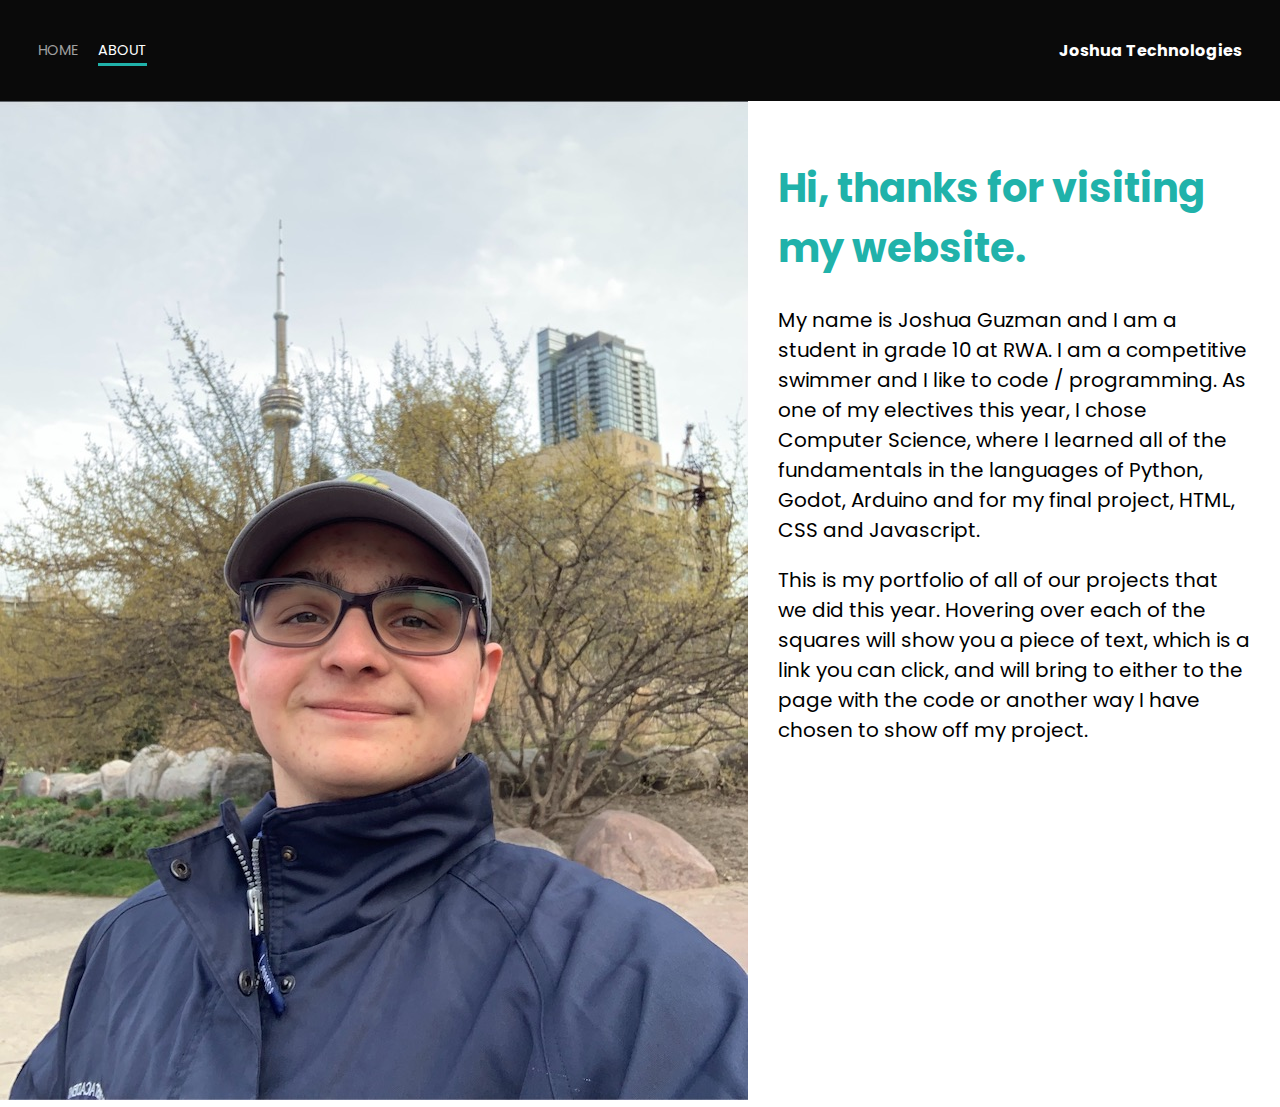
<file: about.html>
<!DOCTYPE html>
<html lang="en">

<head>
    <meta charset="UTF-8">
    <meta http-equiv="X-UA-Compatible" content="IE=edge">
    <meta name="viewport" content="width=device-width, initial-scale=1.0">
    <link rel="stylesheet" href="styles.css">
    <title>About Me</title>
</head>

<body>
    <!DOCTYPE html>
<html lang="en">
<head>
    <meta charset="UTF-8">
    <meta http-equiv="X-UA-Compatible" content="IE=edge">
    <meta name="viewport" content="width=device-width, initial-scale=1.0">
    <link rel="stylesheet" href="styles.css">
    <title>Document</title>
</head>
<body>
    <div class="container">
        <div class="nav-wrapper">
            <div class="left-side">
                <div class="nav-link-wrapper">
                    <a href="index.html">Home</a>
                </div>
                <div class="nav-link-wrapper active-nav-link">
                    <a href="about.html">About</a>
                </div>
            </div>

            <div class="right-side">
                <div class="brand">
                    <div>Joshua Technologies</div>
                </div>
            </div>
        </div>

        <div class="content-wrapper">
            <div class="two-column-wrapper">
                <div class="profile-image-wrapper">
                    <img src="images/profile.jpg" >
                </div>
                <div class="profile-content-wrapper">
                    <h1>Hi, thanks for visiting my website.</h1>
                    <p>My name is Joshua Guzman and I am a student in grade 10 at RWA. I am a competitive swimmer and I like to code / programming. As one of my electives this year, I chose Computer Science, where I learned all of the fundamentals in the languages of Python, Godot, Arduino and for my final project, HTML, CSS and Javascript.</p>
                    <p>This is my portfolio of all of our projects that we did this year. Hovering over each of the squares will show you a piece of text, which is a link you can click, and will bring to either to the page with the code or another way I have chosen to show off my project.</p>
                </div>
            </div>
        </div> 
            

    </div>

</body>
</file>
<file: styles.css>
@import url('https://fonts.googleapis.com/css2?family=Poppins:wght@300;400;500;600;700;800;900&display=swap');

:root {
    --acc-color: lightseagreen;
    /* #ff3c78 */
}

/** Master styles */
body {
    margin: 0;
    font-family: 'Poppins', sans-serif;
}

.container {
    display: grid;
    grid-template-columns: 1fr;
}

/** Nav styles */
.nav-wrapper {
    display: flex;
    justify-content: space-between;
    padding: 38px;
    background-color: #0a0a0a;
    align-items: center;
    color: white;
}

.left-side {
    display: flex;
}

.nav-wrapper > .right-side > .brand > div {
    font-weight: bold;
    pointer-events: none;
    user-select: none;
}

.nav-wrapper > .left-side > div {
    margin-right: 20px;
    font-size: 0.9em;
    text-transform: uppercase;
}

.nav-link-wrapper a {
    color: #a0a0a0;
    text-decoration: none;
    transition: 250ms;
    position: relative;
}

.nav-link-wrapper a::after {
    content: '';
    position: absolute;
    background-color: var(--acc-color);
    height: 3px;
    width: 0;
    left: 0;
    bottom: -6px;

    transition: 0.3s;
}

.nav-link-wrapper a:hover::after {
    width: 100%;
}

.nav-link-wrapper a:hover{
    color: #ffffff;
}

.active-nav-link a::after {
    width: 100% !important;
}

.active-nav-link a {
    color: white;
}

/** Portfolio styles */
.portfolio-items-wrapper {
    width: 100%;
    display: grid;
    grid-template-columns: repeat(auto-fill, minmax(400px, 1fr));
}

.portfolio-item-wrapper {
    position: relative;
}

.portfolio-img-background {
    height: 300px;
    width: 100%;
    background-size: cover;
    background-position: center;
    background-repeat: no-repeat;
}

.img-text-wrapper {
    position: absolute;
    top: 0;
    display: flex;
    flex-direction: column;
    justify-content: center;
    align-items: center;
    height: 100%;
    text-align: center;
    padding-left: 100px;
    padding-right: 100px;
}

.logo-wrapper img {
    width: 40%;
    margin-bottom: 30px;
}

.img-text-wrapper .subtitle a {
   transition: 1s;
   font-weight: 600;
   color: transparent; 
   text-decoration: none;
}

.img-text-wrapper:hover .subtitle a{
    color: lightseagreen;
}

.img-darken {
    transition: 1s;
    filter: brightness(10%);
}

/** about page */
.two-column-wrapper {
    display: flex;
    /* grid-template-columns: 1fr 1fr; */
}

.profile-image-wrapper {
    width: 100%;
    height: 70%;
}

.profile-content-wrapper {
    padding: 30px;
    font-size: 20px;
}

.profile-content-wrapper h1 {
    color: lightseagreen
}
</file>
